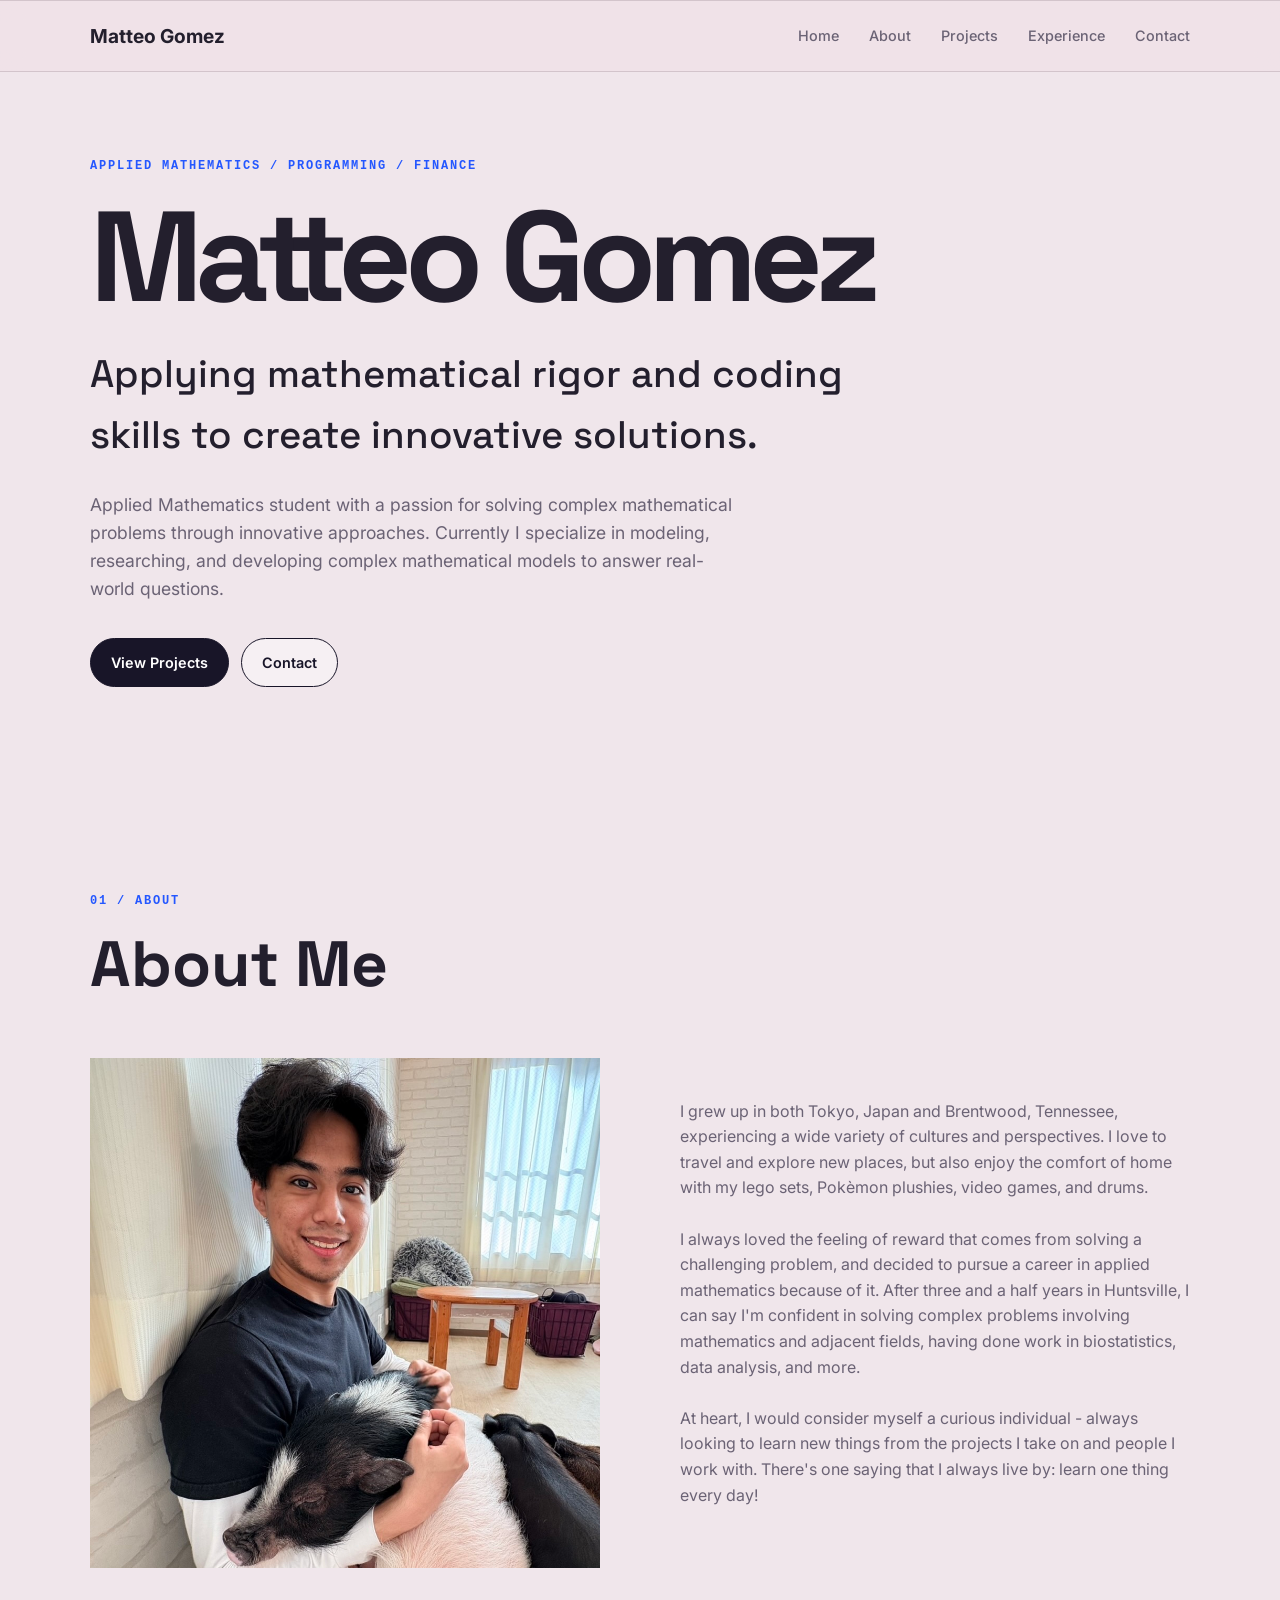
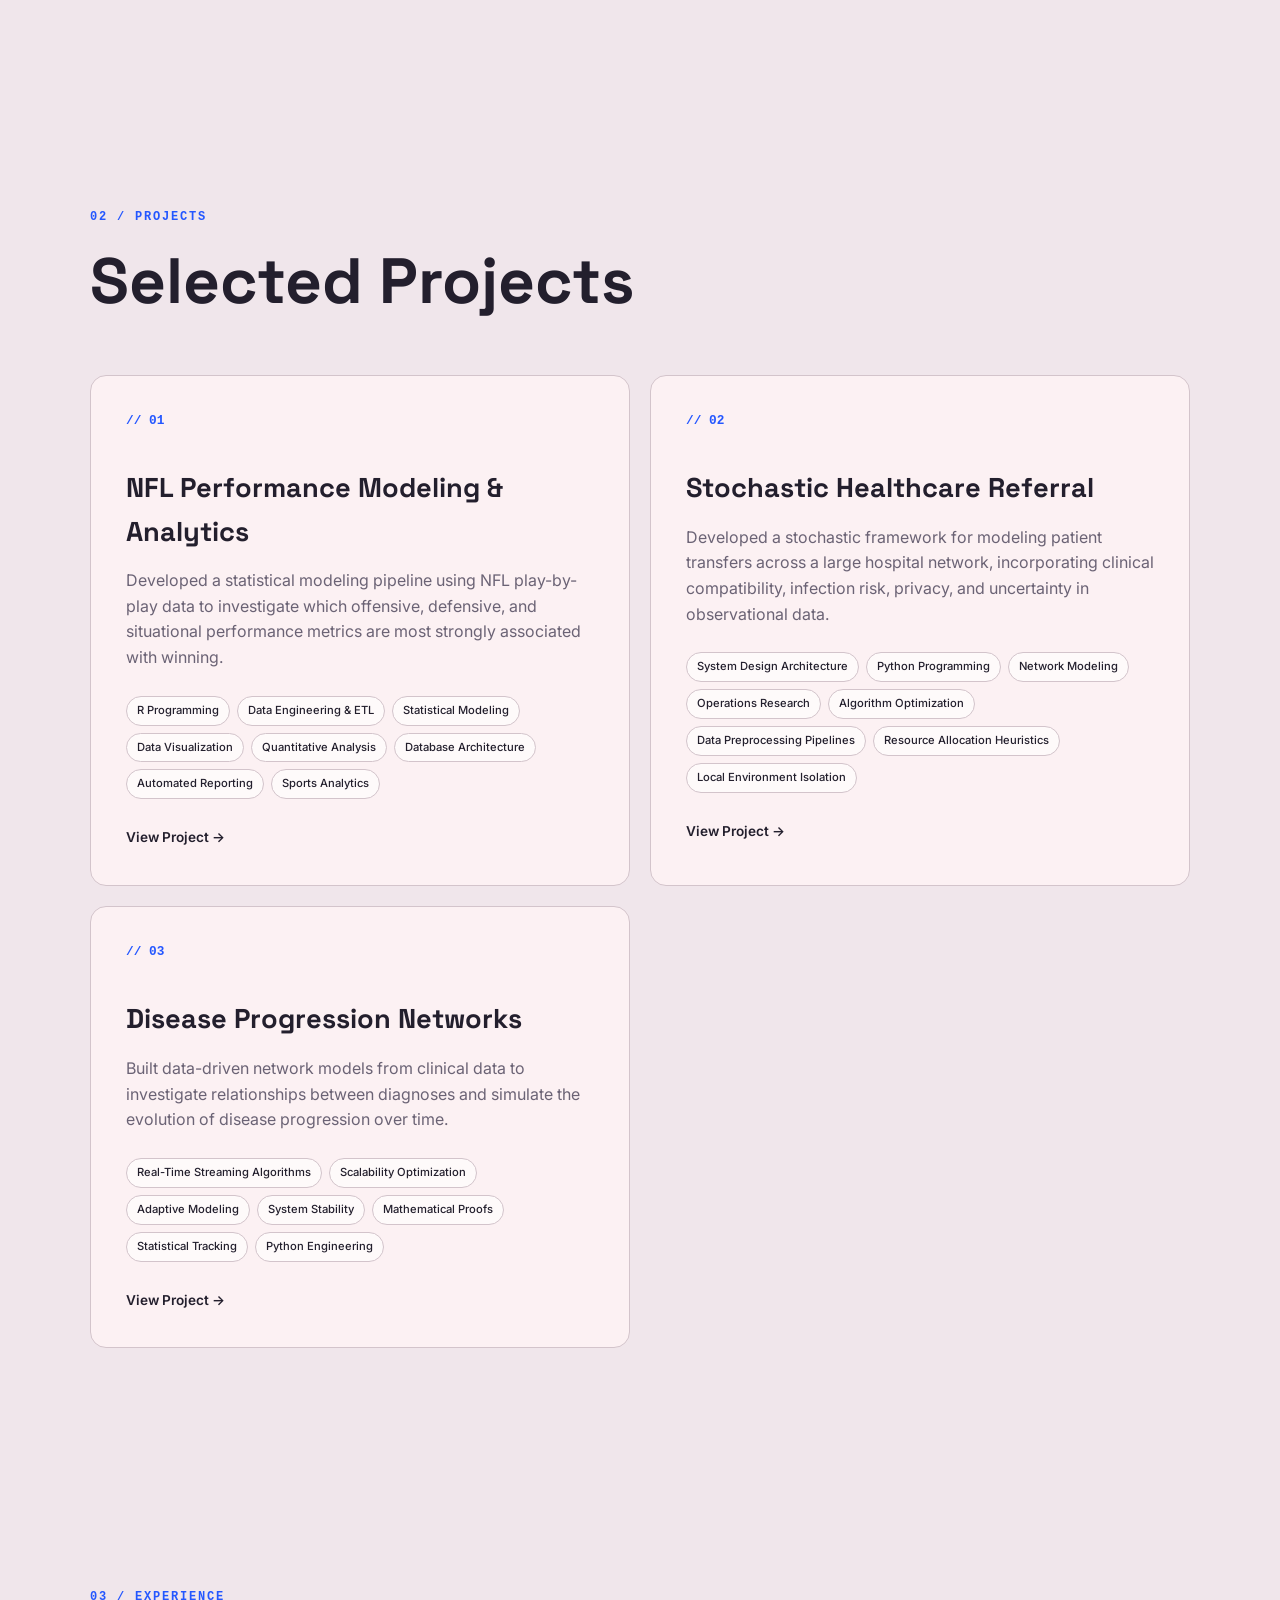
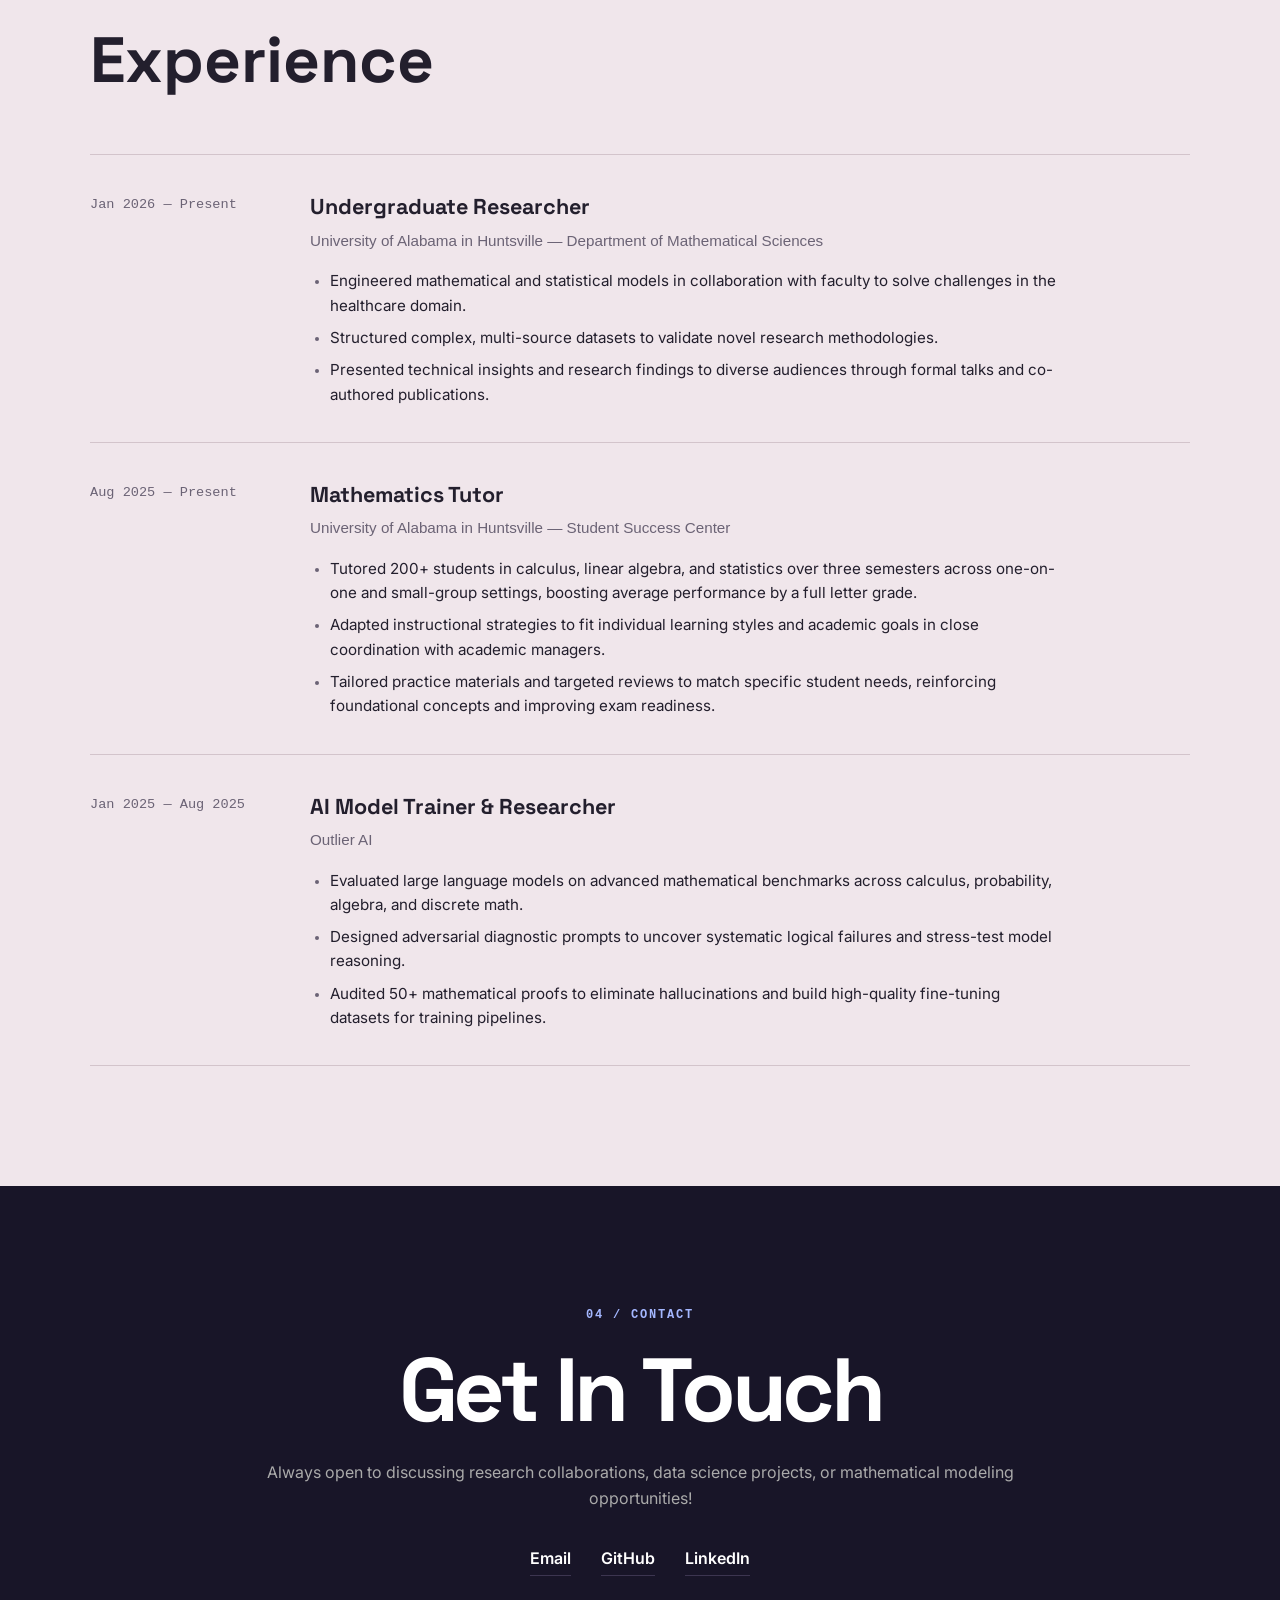
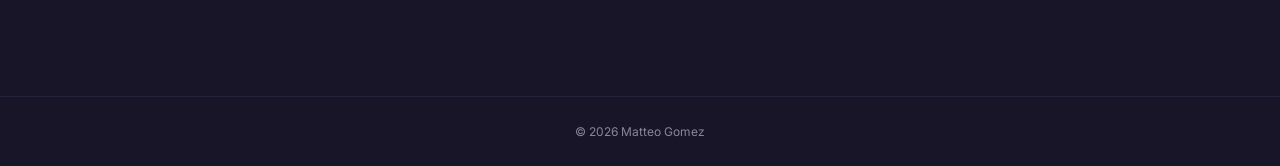
<file: index.html>
<!DOCTYPE html>
<html lang="en">
<head>
    <meta charset="UTF-8">
    <meta name="viewport" content="width=device-width, initial-scale=1.0">

    <title>Matteo Gomez | Portfolio</title>

    <link rel="preconnect" href="https://fonts.googleapis.com">
    <link rel="preconnect" href="https://fonts.gstatic.com" crossorigin>

    <link href="https://fonts.googleapis.com/css2?family=Inter:wght@400;500;600;700&family=Space+Grotesk:wght@400;500;600;700&display=swap" rel="stylesheet">

    <link rel="stylesheet" href="style.css">
</head>

<body>

    <!-- ==================== NAVIGATION ==================== -->

    <header>
        <nav class="navbar">
            <div class="container navbar-container">
                <!-- Clicking name redirects to index.html -->
                <a href="index.html" class="logo">Matteo Gomez</a>
    
                <button class="menu-toggle" id="menu-toggle">
                    ☰
                </button>
    
                <!-- Relative links pointing to index.html sections -->
                <ul class="nav-links" id="nav-links">
                    <li><a href="index.html#home">Home</a></li>
                    <li><a href="index.html#about">About</a></li>
                    <li><a href="index.html#projects">Projects</a></li>
                    <li><a href="index.html#experience">Experience</a></li>
                    <li><a href="index.html#contact">Contact</a></li>
                </ul>
            </div>
        </nav>
    </header>


    <main>

        <!-- ==================== HERO ==================== -->

        <section id="home" class="hero">

            <div class="hero-content">

                <p class="eyebrow">
                    Applied Mathematics / Programming / Finance
                </p>

                <h1>
                    Matteo Gomez
                </h1>

                <h2>
                    Applying mathematical rigor and coding skills to create innovative solutions.
                </h2>

                <p>
                    Applied Mathematics student with a passion for solving complex mathematical problems through innovative approaches. Currently I specialize in modeling, researching, and developing complex mathematical models to answer real-world questions.
                </p>

                <div class="hero-buttons">
                    <a href="#projects" class="button primary">
                        View Projects
                    </a>

                    <a href="#contact" class="button secondary">
                        Contact
                    </a>
                </div>

            </div>

        </section>


        <!-- ==================== ABOUT ==================== -->

        <section id="about" class="section">

            <div class="section-header">
                <p class="eyebrow">01 / ABOUT</p>

                <h2>
                    About Me
                </h2>
            </div>

            <div class="about-content">

                <div>
                    <!-- Optional image -->
                    <div class="image-placeholder">
                        <img src="images/about.jpeg" alt="" class="about-image">
                    </div>
                </div>

                <div>
                    <p>
                        I grew up in both Tokyo, Japan and Brentwood, Tennessee, experiencing a wide variety of cultures and perspectives. I love to travel and explore new places, but also enjoy the comfort of home with my lego sets, Pokèmon plushies, video games, and drums.
                        <br><br>
                        I always loved the feeling of reward that comes from solving a challenging problem, and decided to pursue a career in applied mathematics because of it. After three and a half years in Huntsville, I can say I'm confident in solving complex problems involving mathematics and adjacent fields, having done work in biostatistics, data analysis, and more.
                        <br><br>
                        At heart, I would consider myself a curious individual - always looking to learn new things from the projects I take on and people I work with. There's one saying that I always live by: learn one thing every day!
                    </p>

                </div>

            </div>

        </section>


        <!-- ==================== PROJECTS ==================== -->

        <section id="projects" class="section">

            <div class="section-header">
                <p class="eyebrow">02 / PROJECTS</p>

                <h2>
                    Selected Projects
                </h2>
            </div>


            <div class="projects-grid">

                <!-- Project 1 -->

                <article class="project-card">

                    <div class="project-number">
                        // 01
                    </div>

                    <h3>
                        NFL Performance Modeling & Analytics
                    </h3>

                    <p>
                        Developed a statistical modeling pipeline using NFL play-by-play
                        data to investigate which offensive, defensive, and situational
                        performance metrics are most strongly associated with winning.
                    </p>

                    <div class="tags">
                        <span>R Programming</span>
                        <span>Data Engineering & ETL</span>
                        <span>Statistical Modeling</span>
                        <span>Data Visualization</span>
                        <span>Quantitative Analysis</span>
                        <span>Database Architecture</span>
                        <span>Automated Reporting</span>
                        <span>Sports Analytics</span>
                    </div>

                    <a href="projects/nfl.html" class="project-link">
                        View Project →
                    </a>

                </article>


                <!-- Project 2 -->

                <article class="project-card">

                    <div class="project-number">
                        // 02
                    </div>

                    <h3>
                        Stochastic Healthcare Referral
                    </h3>

                    <p>
                        Developed a stochastic framework for modeling patient transfers
                        across a large hospital network, incorporating clinical
                        compatibility, infection risk, privacy, and uncertainty in
                        observational data.
                    </p>

                    <div class="tags">
                        <span>System Design Architecture</span>
                        <span>Python Programming</span>
                        <span>Network Modeling</span>
                        <span>Operations Research</span>
                        <span>Algorithm Optimization</span>
                        <span>Data Preprocessing Pipelines</span>
                        <span>Resource Allocation Heuristics</span>
                        <span>Local Environment Isolation</span>

                    </div>

                    <a href="projects/healthcare.html" class="project-link">
                        View Project →
                    </a>

                </article>


                <!-- Project 3 -->

                <article class="project-card">

                    <div class="project-number">
                        // 03
                    </div>

                    <h3>
                        Disease Progression Networks
                    </h3>

                    <p>
                        Built data-driven network models from clinical data to investigate
                        relationships between diagnoses and simulate the evolution of
                        disease progression over time.
                    </p>

                    <div class="tags">
                        <span>Real-Time Streaming Algorithms</span>
                        <span>Scalability Optimization</span>
                        <span>Adaptive Modeling</span>
                        <span>System Stability</span>
                        <span>Mathematical Proofs</span>
                        <span>Statistical Tracking</span>
                        <span>Python Engineering</span>
                    </div>

                    <a href="projects/disease_network.html" class="project-link">
                        View Project →
                    </a>

                </article>

            </div>

        </section>


        <!-- ==================== EXPERIENCE ==================== -->

        <section id="experience" class="section">

            <div class="section-header">
                <p class="eyebrow">03 / EXPERIENCE</p>

                <h2>
                    Experience
                </h2>
            </div>


            <div class="experience-list">

                <article class="experience-item">
                    <div class="experience-date">
                        Jan 2026 — Present
                    </div>
                    <div class="experience-content">
                        <h3>
                            Undergraduate Researcher
                        </h3>
                        <h4>
                            University of Alabama in Huntsville — Department of Mathematical Sciences
                        </h4>
                        <ul class="experience-details">
                            <li>Engineered mathematical and statistical models in collaboration with faculty to solve challenges in the healthcare domain.</li>
                            <li>Structured complex, multi-source datasets to validate novel research methodologies.</li>
                            <li>Presented technical insights and research findings to diverse audiences through formal talks and co-authored publications.</li>
                        </ul>
                    </div>
                </article>


                <article class="experience-item">

                    <div class="experience-date">
                        Aug 2025 — Present
                    </div>

                    <div class="experience-content">

                        <h3>
                            Mathematics Tutor
                        </h3>

                        <h4>
                            University of Alabama in Huntsville — Student Success Center
                        </h4>

                        <ul class="experience-details">
                            <li>Tutored 200+ students in calculus, linear algebra, and statistics over three semesters across one-on-one and small-group settings, boosting average performance by a full letter grade.</li>
                            <li>Adapted instructional strategies to fit individual learning styles and academic goals in close coordination with academic managers.</li>
                            <li>Tailored practice materials and targeted reviews to match specific student needs, reinforcing foundational concepts and improving exam readiness.</li>
                        </ul>

                    </div>

                </article>


                <article class="experience-item">

                    <div class="experience-date">
                        Jan 2025 — Aug 2025
                    </div>

                    <div class="experience-content">

                        <h3>
                            AI Model Trainer &amp; Researcher
                        </h3>

                        <h4>
                            Outlier AI
                        </h4>

                        <ul class="experience-details">
                            <li>Evaluated large language models on advanced mathematical benchmarks across calculus, probability, algebra, and discrete math.</li>
                            <li>Designed adversarial diagnostic prompts to uncover systematic logical failures and stress-test model reasoning.</li>
                            <li>Audited 50+ mathematical proofs to eliminate hallucinations and build high-quality fine-tuning datasets for training pipelines.</li>
                        </ul>

                    </div>

                </article>

                <!-- 
                <article class="experience-item">

                    <div class="experience-date">
                        Aug 2024 — Jan 2025
                    </div>

                    <div class="experience-content">
                        <h3>
                            Desk Worker
                        </h3>
                        <h4>
                            University of Alabama in Huntsville — Department of Mathematical Sciences
                        </h4>
                        <ul class="experience-details">
                            <li>Engineered mathematical and statistical models in collaboration with faculty to solve challenges in the healthcare domain.</li>
                            <li>Structured complex, multi-source datasets to validate novel research methodologies.</li>
                            <li>Presented technical insights and research findings to diverse audiences through formal talks and co-authored publications.</li>
                        </ul>
                    </div>

                </article>
                -->

            </div>
        </section>


        <!-- ==================== CONTACT ==================== -->

        <section id="contact" class="contact-section">
            <div class="contact-content">
                <p class="eyebrow">
                    04 / CONTACT
                </p>

                <h2>
                    Get In Touch
                </h2>

                <p>
                    Always open to discussing research collaborations, data science projects, or mathematical modeling opportunities!
                </p>

                <div class="contact-links">
                    <a href="mailto:matteoigomez@gmail.com">
                        Email
                    </a>

                    <a href="https://github.com/mig-11-11" target="_blank" rel="noopener noreferrer">
                        GitHub
                    </a>

                    <a href="https://linkedin.com/in/matteo-gomez-a7b167295" target="_blank" rel="noopener noreferrer">
                        LinkedIn
                    </a>
                </div>
            </div>
        </section>

    </main>

    <!-- ==================== FOOTER ==================== -->

    <footer>

        <p>
            © 2026 Matteo Gomez
        </p>

    </footer>


    <script src="script.js"></script>

</body>
</html>
</file>
<file: style.css>
/* ==================== RESET ==================== */

* {
    margin: 0;
    padding: 0;
    box-sizing: border-box;
}

html {
    scroll-behavior: smooth;
}

body {
    font-family: "Inter", -apple-system, BlinkMacSystemFont, "Segoe UI", Roboto, sans-serif;
    background: var(--background);
    color: var(--text);
    line-height: 1.6;
    -webkit-font-smoothing: antialiased;
}

h1,
h2,
h3 {
    font-family: "Space Grotesk", sans-serif;
}

h4 {
    font-family: "Lato", sans-serif;
    font-weight: 400;
}

code,
.project-number,
.eyebrow {
    font-family: "JetBrains Mono", monospace;
}

a {
    color: inherit;
    text-decoration: none;
}

ul {
    list-style: none;
}


/* ==================== VARIABLES ==================== */

:root {
    --background: #f0e6eb;
    --surface: #ffffff;
    --text: #231f2d;
    --muted: #6b6375;
    --border: #d3c4cb;
    --accent: #2457ff;
    --dark: #181528;

    --max-width: 1100px;
}


/* ==================== GLOBAL ==================== */

.container {
    width: min(
        calc(100% - 40px),
        var(--max-width)
    );

    margin: 0 auto;
}

.section {
    width: min(
        calc(100% - 40px),
        var(--max-width)
    );

    margin: 0 auto;
    padding: 120px 0;
}

.eyebrow {
    color: var(--accent);
    font-size: 0.75rem;
    font-weight: 700;
    letter-spacing: 0.15em;
    text-transform: uppercase;
    margin-bottom: 20px;
}

.section-header {
    margin-bottom: 60px;
}

.section-header h2 {
    font-size: clamp(2.5rem, 5vw, 4rem);
    line-height: 1.05;
}


/* ==================== NAVIGATION ==================== */

.navbar {
    position: sticky;
    top: 0;
    z-index: 100;

    /* Full-width bar across the viewport */
    width: 100%;
    height: 72px;

    background: rgba(240, 226, 232, 0.88);
    backdrop-filter: blur(12px);

    border-top: 1px solid var(--border);
    border-bottom: 1px solid var(--border);
}

.navbar-container {
    height: 100%;
    display: flex;
    align-items: center;
    justify-content: space-between;
}

.logo {
    font-size: 1.2rem;
    font-weight: 700;
    color: var(--text);
    text-decoration: none;
    transition: color 0.2s ease;
}

.logo:hover {
    color: var(--dark);
}

.nav-links {
    display: flex;
    gap: 30px;
    list-style: none;
}

.nav-links a {
    color: var(--muted);
    font-size: 0.9rem;
    font-weight: 500;
    text-decoration: none;
    transition: color 0.2s ease;
}

.nav-links a:hover {
    color: var(--text);
}

.menu-toggle {
    display: none;
    border: none;
    background: none;
    color: var(--text);
    font-size: 1.5rem;
    cursor: pointer;
}

/* ==================== HERO ==================== */

.hero {
    width: min(
        calc(100% - 40px),
        var(--max-width)
    );

    min-height: 700px;
    margin: 0 auto;

    display: flex;
    align-items: center;
}

.hero-content {
    max-width: 800px;
}

.hero h1 {
    font-size: clamp(4rem, 10vw, 8rem);
    line-height: 0.95;
    letter-spacing: -0.06em;
    margin-bottom: 25px;
}

.hero h2 {
    font-size: clamp(1.5rem, 3vw, 2.5rem);
    font-weight: 500;
    margin-bottom: 25px;
}

.hero p:not(.eyebrow) {
    max-width: 650px;
    color: var(--muted);
    font-size: 1.1rem;
}

.hero-buttons {
    display: flex;
    gap: 12px;
    margin-top: 35px;
}

.button {
    display: inline-block;
    padding: 12px 20px;
    border-radius: 999px;
    font-size: 0.9rem;
    font-weight: 600;
    transition: background-color 0.2s ease, border-color 0.2s ease, color 0.2s ease, transform 0.2s ease;
}

/* Primary "View Projects" Button: Deep plum -> Vibrant rose pink */
.button.primary {
    background: var(--dark); /* #181528 */
    color: #ffffff;
    border: 1.5px solid var(--dark);
}

.button.primary:hover {
    background: #e59bb0; /* Warm rose tone pulled directly from your project gradient */
    border-color: #e59bb0;
    color: #181528;      /* Deep plum text for high contrast against light rose */
    transform: translateY(-2px);
}

/* Secondary "Contact" Button: Glassy blush -> Light plum fill */
.button.secondary {
    background: rgba(255, 255, 255, 0.4);
    border: 1.5px solid var(--dark);
    color: var(--dark);
}

.button.secondary:hover {
    background: #362e4f; /* Lighter plum tone (softened from #181528) */
    border-color: #362e4f;
    color: #ffffff;
    transform: translateY(-2px);
}

/* ==================== ABOUT ==================== */

.about-content {
    display: grid;
    grid-template-columns: 1fr 1fr;
    gap: 80px;
    align-items: center;
}

.about-content p {
    color: var(--muted);
    margin-bottom: 20px;
}

.about-image {
    width: 100%;
    height: 100%;
    object-fit: cover;
}

.image-placeholder {
    aspect-ratio: 1 / 1;

    display: flex;
    align-items: center;
    justify-content: center;

    background: #e5e5e2;
    color: var(--muted);
}


/* ==================== PROJECTS ==================== */

.projects-grid {
    display: grid;
    grid-template-columns: repeat(2, 1fr);
    gap: 20px;
}

.project-card {
    padding: 35px;

    background: #fcf1f3;
    border: 1px solid var(--border);
    border-radius: 16px;

    transition:
        transform 0.2s ease,
        box-shadow 0.2s ease,
        border-color 0.2s ease,
        background-color 0.2s ease;
}

.project-card:hover {
    transform: translateY(-3px);
    box-shadow: 0 12px 28px rgba(10, 1, 79, 0.10);
    background: #fae8eb;
    border-color: #cd9fcc;
}

.project-number {
    color: var(--accent);
    font-size: 0.8rem;
    font-weight: 700;
    margin-bottom: 35px;
}

.project-card h3 {
    font-size: 1.7rem;
    margin-bottom: 15px;
}

.project-card p {
    color: var(--muted);
    margin-bottom: 25px;
}

.tags {
    display: flex;
    flex-wrap: wrap;
    gap: 7px;
    margin-bottom: 25px;
}

.tags span {
    padding: 5px 10px;

    background: rgba(255, 255, 255, 0.65);
    border: 1px solid var(--border);
    border-radius: 999px;

    color: var(--text);
    font-size: 0.7rem;
    font-weight: 500;
    transition: background-color 0.2s ease, border-color 0.2s ease, color 0.2s ease;
}

.tags span:hover {
    background: #f6caca;
    border-color: #cd9fcc;
    color: #0a014f;
}

.project-link {
    font-size: 0.85rem;
    font-weight: 600;
}


/* ==================== EXPERIENCE ==================== */

.experience-list {
    border-top: 1px solid var(--border);
    margin-top: 40px;
}

.experience-item {
    display: grid;
    grid-template-columns: 180px 1fr;
    gap: 40px;
    padding: 35px 0;
    border-bottom: 1px solid var(--border);
}

/* Muted lavender-slate for metadata */
.experience-date {
    font-family: "JetBrains Mono", monospace;
    color: var(--muted); 
    font-size: 0.85rem;
    font-weight: 500;
    padding-top: 4px;
}

/* Primary deep slate-plum for job titles */
.experience-content h3 {
    font-size: 1.35rem;
    font-weight: 700;
    color: var(--text); 
    margin-bottom: 4px;
}

/* Secondary muted tone for organization names */
.experience-content h4 {
    color: var(--muted); 
    font-size: 0.95rem;
    font-weight: 500;
    margin-bottom: 16px;
}

/* Bullet list container */
.experience-details {
    margin: 0;
    padding-left: 20px;
    list-style-type: disc !important;
    max-width: 750px;
}

/* Bullet item text in primary body color */
.experience-details li {
    display: list-item !important;
    margin-bottom: 8px;
    font-size: 0.95rem;
    line-height: 1.6;
    color: var(--text); 
}

/* Bullet dots styled in soft muted lavender */
.experience-details li::marker {
    color: var(--muted);
    font-size: 0.9em;
}

.experience-details li:last-child {
    margin-bottom: 0;
}

/* Mobile responsive layout */
@media (max-width: 768px) {
    .experience-item {
        grid-template-columns: 1fr;
        gap: 12px;
        padding: 25px 0;
    }
    
    .experience-date {
        padding-top: 0;
    }
}


/* ==================== SKILLS ==================== */

.skills {
    display: flex;
    flex-wrap: wrap;
    gap: 10px;
}

.skills span {
    padding: 10px 16px;

    border: 1px solid var(--border);
    border-radius: 999px;

    background: #fcf1f3;
    font-size: 0.85rem;
    transition: background-color 0.2s ease, border-color 0.2s ease, color 0.2s ease, transform 0.2s ease;
}

.skills span:hover {
    background: #f6caca;
    border-color: #cd9fcc;
    color: #0a014f;
    transform: translateY(-2px);
}


/* ==================== CONTACT ==================== */

.contact-section {
    padding: 120px 20px;

    background: var(--dark);
    color: #ffffff;

    text-align: center;
}

.contact-content {
    max-width: 800px;
    margin: 0 auto;
}

.contact-section .eyebrow {
    color: #a4b7ff; /* Softened accent blue for contrast against dark background */
}

.contact-section p:not(.eyebrow) {
    color: #b8b3c3; /* Warmer muted gray-lavender for subtitle text */
}

.contact-section h2 {
    font-size: clamp(3rem, 7vw, 6rem);
    line-height: 1;
    letter-spacing: -0.05em;
    margin-bottom: 25px;
}

.contact-section p:not(.eyebrow) {
    color: #aaaaaa;
}

.contact-links {
    display: flex;
    justify-content: center;
    gap: 30px;
    margin-top: 35px;
}

.contact-links a {
    font-weight: 600;
    border-bottom: 1px solid #3c3550; /* Matching muted border line */
    padding-bottom: 3px;
}


/* ==================== FOOTER ==================== */

footer {
    padding: 25px;

    background: var(--dark);
    color: #8c8599;

    border-top: 1px solid #28233d; /* Smooth separator between dark sections */

    text-align: center;
    font-size: 0.75rem;
}


/* ==========================================================
   PROJECT PAGES
   ========================================================== */


/* ==================== PROJECT HERO ==================== */

.project-hero {
    width: 100%;
    margin: 0;
    padding: 140px 0 100px;

    border-top: 1px solid var(--border);

    background: linear-gradient(
        90deg,
        #fae8eb 0%,
        #f6caca 30%,
        #cd9fcc 65%,
        #0a014f 100%
    );
}

.project-hero-content {
    width: min(
        calc(100% - 40px),
        var(--max-width)
    );

    max-width: 850px;
    margin: 0 auto;
}

.project-hero h1 {
    font-size: clamp(3.5rem, 8vw, 7rem);
    line-height: 0.95;
    letter-spacing: -0.06em;
    margin-bottom: 30px;
}

.project-intro {
    max-width: 700px;
    color: var(--muted);
    font-size: 1.2rem;
    margin-bottom: 30px;
}

.back-link {
    display: inline-block;
    margin-bottom: 30px;

    color: var(--muted);
    font-size: 0.85rem;

    transition: color 0.2s ease;
}

.back-link:hover {
    color: var(--text);
}


/* ==================== PROJECT SECTIONS ==================== */

.project-section {
    width: min(
        calc(100% - 40px),
        var(--max-width)
    );

    margin: 0 auto;
    padding: 100px 0;

    border-top: 1px solid var(--border);

    display: grid;
    grid-template-columns: 0.7fr 1.3fr;
    gap: 80px;
}

.project-section-header h2 {
    font-size: clamp(2rem, 4vw, 3.5rem);
    line-height: 1.05;
}

.project-section-content {
    max-width: 750px;
}

.project-section-content p {
    color: var(--muted);
    margin-bottom: 25px;
    font-size: 1.05rem;
}

.project-section-content h3 {
    font-size: 1.4rem;
    margin: 35px 0 10px;
}


/* ==================== PROJECT HIGHLIGHT ==================== */

.highlight-box {
    margin-top: 2rem;
    padding: 1.5rem;

    border: 1px solid #cd9fcc;
    border-left: 3px solid #0a014f;
    background: #fcf1f3;

    border-radius: 10px;
    transition: background-color 0.2s ease, border-color 0.2s ease, box-shadow 0.2s ease;
}

.highlight-box:hover {
    background: #f6caca;
    border-color: #0a014f;
    box-shadow: 0 8px 22px rgba(10, 1, 79, 0.08);
}

.highlight-box h3 {
    margin-bottom: 0.75rem;
}

.highlight-box ul {
    list-style-type: disc !important; /* Force standard bullet dots */
    padding-left: 1.5rem !important;  /* Add left padding so the dots aren't cut off */
    margin-top: 0.5rem;
}

.highlight-box li {
    display: list-item !important;    /* Ensure elements behave like standard list items */
    margin-bottom: 0.5rem;
}


/* ==================== METHODOLOGY ==================== */

.method-grid {
    display: grid;
    grid-template-columns: repeat(2, 1fr);

    gap: 1.5rem;
    margin-top: 2rem;
}

.method-card {
    padding: 1.5rem;

    border: 1px solid var(--border);
    border-radius: 10px;

    background: #fcf1f3;
    transition: background-color 0.2s ease, border-color 0.2s ease, box-shadow 0.2s ease, transform 0.2s ease;
}

.method-card:hover {
    background: #f6caca;
    border-color: #cd9fcc;
    box-shadow: 0 8px 22px rgba(10, 1, 79, 0.08);
    transform: translateY(-2px);
}

.method-card h3 {
    margin-bottom: 0.75rem;
}


/* ==================== RESULTS ==================== */

.results-grid {
    grid-column: 1 / -1;

    display: grid;
    grid-template-columns: repeat(3, 1fr);

    gap: 20px; /* Adds space between each box */

    background: transparent; /* Removes background line fill */

    margin-bottom: 40px;
}

.result {
    padding: 30px;

    background: #fcf1f3;
    border: 1px solid var(--border); /* Adds an explicit border around each box */
    border-radius: 12px;

    text-align: center;
    transition: background-color 0.2s ease, border-color 0.2s ease, transform 0.2s ease;
}

.result:hover {
    background: #f6caca;
    border-color: #cd9fcc;
    transform: translateY(-2px);
}

.result strong {
    display: block;
    font-size: 2rem;
    margin-bottom: 5px;
}

.result span {
    color: var(--muted);
    font-size: 0.8rem;
}


/* ==================== VISUALIZATIONS ==================== */

.visualization-grid {
    grid-column: 1 / -1; /* Spans across both the header and content columns */

    display: grid;
    grid-template-columns: repeat(2, 1fr);
    gap: 24px;
    width: 100%;
    margin-top: 30px;
}

.visualization {
    background: #fcf1f3;
    border: 1px solid var(--border);
    border-radius: 12px;
    padding: 20px;
    transition: background-color 0.2s ease, border-color 0.2s ease, box-shadow 0.2s ease, transform 0.2s ease;
}

.visualization:hover {
    background: #f6caca;
    border-color: #cd9fcc;
    box-shadow: 0 8px 22px rgba(10, 1, 79, 0.08);
    transform: translateY(-2px);
}

.visualization img {
    display: block;
    width: 100%;
    height: auto;
    object-fit: contain;
    border-radius: 6px;
}

.figure-caption {
    margin-top: 12px;
    color: var(--muted);
    font-size: 0.85rem;
    line-height: 1.5;
}

@media (max-width: 768px) {
    .visualization-grid {
        grid-template-columns: 1fr;
    }
}

/* ==================== CONTRIBUTIONS ==================== */

.contribution-list {
    margin-top: 1.5rem;
    padding-left: 1.5rem;

    list-style: disc;
}

.contribution-list li {
    margin-bottom: 1rem;
}


/* ==================== PROJECT LINKS ==================== */

.project-links {
    width: min(
        calc(100% - 40px),
        var(--max-width)
    );

    margin: 0 auto;

    padding: 80px 0 120px;

    display: flex;
    gap: 15px;
}


/* ==========================================================
   RESPONSIVE DESIGN
   ========================================================== */


/* ==================== TABLET ==================== */

@media (max-width: 800px) {

    /* Navigation */

    .nav-links {
        display: none;

        position: absolute;

        top: 72px;
        left: 0;
        right: 0;

        flex-direction: column;
        gap: 20px;

        padding: 25px 20px;

        background: var(--background);

        border-bottom: 1px solid var(--border);
    }

    .nav-links.active {
        display: flex;
    }

    .menu-toggle {
        display: block;
    }


    /* Homepage */

    .hero {
        min-height: 600px;
    }

    .about-content {
        grid-template-columns: 1fr;
        gap: 40px;
    }

    .projects-grid {
        grid-template-columns: 1fr;
    }

    .experience-item {
        grid-template-columns: 1fr;
        gap: 10px;
    }

    .contact-links {
        flex-direction: column;
        gap: 15px;
    }


    /* Project Pages */

    .project-section {
        grid-template-columns: 1fr;
        gap: 35px;
        padding: 70px 0;
    }

    .results-grid {
        grid-template-columns: 1fr;
    }

    .project-links {
        flex-direction: column;
        align-items: flex-start;
    }
}


/* ==================== MOBILE ==================== */

@media (max-width: 700px) {

    .method-grid {
        grid-template-columns: 1fr;
    }
}


/* ==================== SMALL MOBILE ==================== */

@media (max-width: 500px) {

    .section {
        padding: 80px 0;
    }

    .hero h1 {
        font-size: 4rem;
    }

    .hero-buttons {
        flex-direction: column;
        align-items: flex-start;
    }

    .project-card {
        padding: 25px;
    }

    .project-hero {
        padding: 100px 0 70px;
    }

    .project-hero h1 {
        font-size: 3.5rem;
    }

    .project-links {
        padding-bottom: 80px;
    }
}

/* ==================== DATA & PREPARATION GRID & BOXES ==================== */

/* Container grid for data/prep cards */
.data-prep-grid {
    display: grid;
    grid-template-columns: repeat(2, 1fr);
    gap: 20px;
    margin-top: 30px;
}

/* Individual card styling */
.data-prep-box {
    padding: 30px;
    background: #fcf1f3;
    border: 1px solid var(--border);
    border-radius: 16px;
    transition: transform 0.2s ease, background-color 0.2s ease, border-color 0.2s ease, box-shadow 0.2s ease;
}

.data-prep-box:hover {
    background: #fae8eb;
    border-color: #cd9fcc;
    transform: translateY(-2px);
    box-shadow: 0 8px 22px rgba(10, 1, 79, 0.08);
}

.data-prep-box h3 {
    font-size: 1.25rem;
    font-weight: 700;
    color: var(--text);
    margin-bottom: 12px;
}

.data-prep-box p {
    color: var(--muted);
    font-size: 0.95rem;
    line-height: 1.6;
    margin: 0;
}

/* Responsive collapse for small screens */
@media (max-width: 700px) {
    .data-prep-grid {
        grid-template-columns: 1fr;
    }
}


/* ==================== SECTION 2 FULL-WIDTH BREAKOUT ==================== */

/* 1. Force the section grid to collapse to 1 full-width column */
.project-section.full-width-section {
    display: block !important;
    width: min(calc(100% - 40px), var(--max-width)) !important;
    margin: 0 auto !important;
}

/* 2. Make the inner container span the exact 100% width of the divider line */
.section-inner-container {
    width: 100% !important;
    max-width: 100% !important;
    margin: 0 !important;
    padding: 0 !important;
    box-sizing: border-box !important;
}

/* 3. Allow headers, paragraphs, and content blocks to stretch edge-to-edge */
.section-inner-container .project-section-header,
.section-inner-container .project-section-content,
.section-inner-container .content-block,
.section-inner-container p,
.section-inner-container h2,
.section-inner-container h3,
.section-inner-container ul {
    width: 100% !important;
    max-width: 100% !important;
    box-sizing: border-box !important;
    text-align: left;
}

/* 4. Center grids and boxes across the full 1100px width */
.section-inner-container .full-width-grid {
    display: grid !important;
    grid-template-columns: repeat(3, 1fr) !important;
    gap: 20px !important;
    width: 100% !important;
    margin: 30px 0 !important;
}

/* Enforce 2 equal boxes per row for the method grid across the full section width */
.section-inner-container .wide-method-grid {
    display: grid !important;
    grid-template-columns: repeat(2, 1fr) !important;
    gap: 1.5rem !important;
    width: 100% !important;
    margin: 30px 0 !important;
}

/* Ensure method cards allow child text and formulas to flow naturally */
.section-inner-container .method-card {
    width: 100% !important;
    min-width: 0 !important; /* Unlocks grid column scaling */
    padding: 1.5rem !important;
    box-sizing: border-box !important;
    overflow: visible !important; /* Ensures text and KaTeX math aren't clipped */
}

/* Fix KaTeX display rendering inside method cards */
.section-inner-container .method-card .katex-display {
    display: block !important;
    width: 100% !important;
    margin: 1rem 0 !important;
    font-size: 0.95em !important;
    overflow-x: auto !important; /* Handles narrow viewports smoothly */
    overflow-y: hidden !important;
    text-align: center !important;
}

/* 5. Center figures and graphics along the page axis (scaled to 80%) */
.section-inner-container .visualization,
.section-inner-container .wide-visualization {
    width: 80% !important;
    max-width: 80% !important;
    display: flex !important;
    flex-direction: column !important;
    align-items: center !important;
    justify-content: center !important;
    margin: 30px auto !important; /* Auto margins center the 80% box */
}

.section-inner-container .visualization img,
.section-inner-container .wide-visualization img {
    width: 80% !important;
    height: auto !important;
    display: block !important;
    margin: 0 auto !important;
}

.section-inner-container .figure-caption {
    text-align: center !important;
    margin-top: 12px !important;
}

.visualization-grid {
    display: grid;
    grid-template-columns: 1fr 1fr;
    gap: 1.5rem;
    width: 100%;
    margin-top: 2rem;
}

.visualization-grid .visualization {
    display: flex;
    flex-direction: column;
    justify-content: space-between;
    height: 100%;
    width: 100%;
}

.visualization-grid .visualization img {
    width: 100% !important;
    height: auto !important;
    display: block;
    object-fit: contain;
    /* Forces the image element itself to stretch across the card width */
    max-width: none !important; 
}

/* OVERRIDE: Prevent Rule 5 from double-shrinking visualizations inside a grid */
.section-inner-container .visualization-grid .visualization {
    width: 100% !important;
    max-width: 100% !important;
    margin: 0 !important;
}

.section-inner-container .visualization-grid .visualization img {
    width: 100% !important;
    max-width: 100% !important;
    margin: 0 !important;
}

/* Stack vertically on mobile screens */
@media (max-width: 768px) {
    .visualization-grid {
        grid-template-columns: 1fr;
    }
}

/* Responsive adjustments for mobile screens */
@media (max-width: 768px) {
    .section-inner-container .full-width-grid,
    .section-inner-container .wide-method-grid {
        grid-template-columns: 1fr !important;
    }

    .section-inner-container .visualization,
    .section-inner-container .wide-visualization {
        width: 100% !important;
        max-width: 100% !important;
    }
}
</file>
